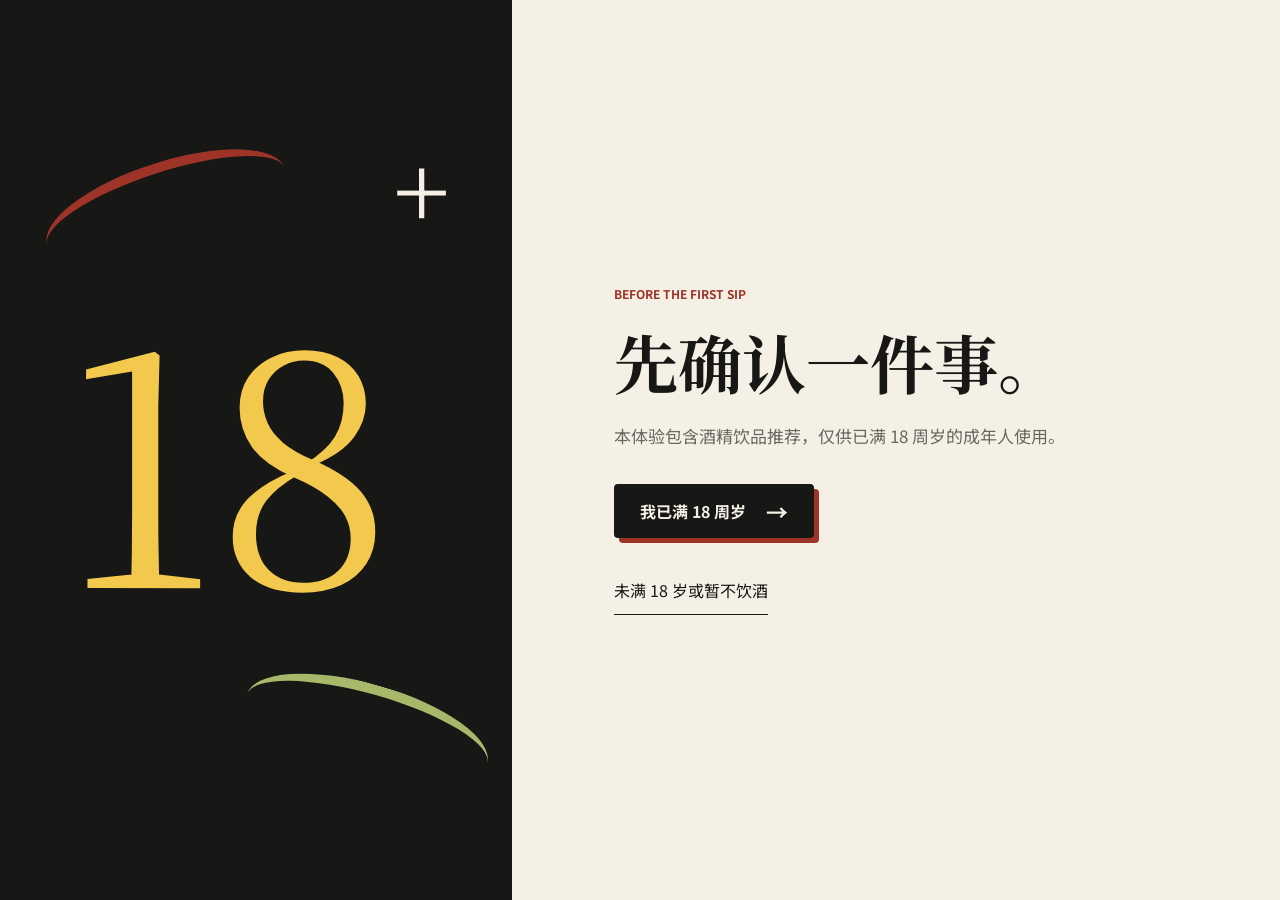
<file: index.html>
<!doctype html>
<html lang="zh-CN">
  <head>
    <meta charset="UTF-8" />
    <meta name="viewport" content="width=device-width, initial-scale=1.0" />
    <meta name="theme-color" content="#f5f0e6" />
    <meta
      name="description"
      content="雾岛酒馆演示酒单：通过六个口味问题，找到适合你的鸡尾酒方向。"
    />
    <title>觅饮 · 今晚喝哪一杯</title>
    <link rel="icon" href="data:image/svg+xml,%3Csvg xmlns='http://www.w3.org/2000/svg' viewBox='0 0 64 64'%3E%3Ccircle cx='32' cy='32' r='27' fill='%23f2c94c' stroke='%23171715' stroke-width='5'/%3E%3Cpath d='M21 22h22l-3 25H24z' fill='%239e3328' stroke='%23171715' stroke-width='4' stroke-linejoin='round'/%3E%3C/svg%3E" />
    <link rel="preconnect" href="https://fonts.googleapis.com" />
    <link rel="preconnect" href="https://fonts.gstatic.com" crossorigin />
    <link
      href="https://fonts.googleapis.com/css2?family=Noto+Sans+SC:wght@400;500;600;700&family=Noto+Serif+SC:wght@600;700;900&display=swap"
      rel="stylesheet"
    />
    <link rel="stylesheet" href="./styles.css" />
  </head>
  <body>
    <div class="paper-noise" aria-hidden="true"></div>

    <div class="age-gate" id="ageGate" role="dialog" aria-modal="true" aria-labelledby="ageGateTitle">
      <div class="age-gate-art" aria-hidden="true">
        <span class="gate-number">18</span><span class="gate-plus">+</span>
      </div>
      <div class="age-gate-copy" id="ageGateMain">
        <p class="eyebrow">BEFORE THE FIRST SIP</p>
        <h2 id="ageGateTitle">先确认一件事。</h2>
        <p>本体验包含酒精饮品推荐，仅供已满 18 周岁的成年人使用。</p>
        <button class="primary-button" id="ageConfirmButton" type="button">
          <span>我已满 18 周岁</span><span class="button-arrow" aria-hidden="true">→</span>
        </button>
        <button class="text-button gate-decline" id="ageDeclineButton" type="button">未满 18 岁或暂不饮酒</button>
      </div>
      <div class="age-gate-copy is-hidden" id="ageGateDenied">
        <p class="eyebrow">NOT TONIGHT</p>
        <h2>今晚先不推荐酒精饮品。</h2>
        <p>未成年人请勿饮酒。你仍可以请酒吧提供无酒精特调或其他饮品。</p>
        <button class="text-button gate-decline" id="ageBackButton" type="button">返回确认</button>
      </div>
    </div>

    <header class="topbar">
      <button class="brand" type="button" data-action="home" aria-label="返回首页">
        <span class="brand-mark" aria-hidden="true">觅</span>
        <span class="brand-name">觅饮<small>雾岛酒馆 · DEMO</small></span>
      </button>

      <div class="topbar-actions">
        <span class="step-count" id="stepCount" aria-live="polite">今晚 · 未开杯</span>
        <button class="risk-button" id="riskButton" type="button">饮酒提示</button>
        <button class="icon-button is-hidden" id="restartButton" type="button" aria-label="重新开始" title="重新开始">
          <span aria-hidden="true">↻</span>
        </button>
      </div>
    </header>

    <main id="app">
      <section class="screen intro-screen is-active" id="introScreen" aria-labelledby="introTitle">
        <div class="intro-copy">
          <p class="eyebrow">MIST ISLAND BAR · DEMO MENU</p>
          <h1 id="introTitle">今晚，<br />喝哪一杯？</h1>
          <p class="intro-lead">说说你熟悉的味道，我们从本店酒单里替你选三杯。</p>
          <button class="primary-button" id="startButton" type="button">
            <span>开始选酒</span>
            <span class="button-arrow" aria-hidden="true">→</span>
          </button>
        </div>

        <div class="hero-art" aria-hidden="true">
          <div class="scribble scribble-one"></div>
          <div class="scribble scribble-two"></div>
          <div class="glass-stage intro-glass-stage">
            <div class="cocktail-glass intro-glass">
              <div class="glass-liquid"></div>
              <span class="ice ice-one"></span>
              <span class="ice ice-two"></span>
              <span class="garnish garnish-citrus"></span>
              <span class="bubble bubble-one"></span>
              <span class="bubble bubble-two"></span>
              <span class="bubble bubble-three"></span>
            </div>
            <span class="glass-shadow"></span>
          </div>
          <p class="hand-note note-one">先别看酒单</p>
          <p class="hand-note note-two">从喜欢的味道开始 ↗</p>
          <div class="doodle-face">
            <span class="eye"></span><span class="eye"></span><span class="mouth"></span>
          </div>
        </div>

        <div class="intro-footer" aria-label="体验摘要">
          <span>约 45 秒</span>
          <span>只推荐本店在售酒</span>
          <span>不收集个人信息</span>
        </div>
      </section>

      <section class="screen quiz-screen" id="quizScreen" aria-labelledby="questionTitle">
        <div class="quiz-main">
          <div class="progress-wrap" aria-hidden="true">
            <span class="progress-label" id="progressLabel">01</span>
            <div class="progress-track"><span class="progress-fill" id="progressFill"></span></div>
            <span class="progress-total">06</span>
          </div>

          <div class="question-wrap" id="questionWrap">
            <p class="question-kicker" id="questionKicker"></p>
            <h2 id="questionTitle"></h2>
            <p class="question-note" id="questionNote"></p>
            <div class="option-grid" id="optionGrid"></div>
            <div class="question-actions">
              <button class="back-button" id="backButton" type="button" aria-label="上一题">
                <span aria-hidden="true">←</span><span>上一题</span>
              </button>
              <button class="primary-button next-button is-hidden" id="nextButton" type="button">
                <span>看看我的酒</span><span class="button-arrow" aria-hidden="true">→</span>
              </button>
            </div>
          </div>
        </div>

        <aside class="live-pour" aria-label="口味预览">
          <p class="live-label">正在调出你的方向</p>
          <div class="taste-cloud" id="tasteCloud">
            <span>待选择</span>
          </div>
          <div class="glass-stage quiz-glass-stage" aria-hidden="true">
            <div class="cocktail-glass live-glass" id="liveGlass">
              <div class="glass-liquid"></div>
              <span class="ice ice-one"></span>
              <span class="ice ice-two"></span>
              <span class="garnish garnish-citrus"></span>
              <span class="bubble bubble-one"></span>
              <span class="bubble bubble-two"></span>
              <span class="bubble bubble-three"></span>
            </div>
            <span class="glass-shadow"></span>
          </div>
          <p class="pour-caption" id="pourCaption">杯子还是空的，先挑一种熟悉的饮料。</p>
          <span class="pour-arrow" aria-hidden="true">↘</span>
        </aside>
      </section>

      <section class="screen result-screen" id="resultScreen" aria-labelledby="resultTitle">
        <div class="result-heading">
          <p class="eyebrow">YOUR MIDNIGHT MENU</p>
          <h2 id="resultTitle">本店为你选了，<br /><span id="resultMood">适合轻松一点。</span></h2>
          <p class="profile-line" id="profileLine"></p>
          <p class="result-disclaimer">推荐基于口味偏好，不代表酒精耐受能力。</p>
          <div class="result-actions">
            <button class="primary-button copy-button" id="copyButton" type="button">
              <span class="copy-icon" aria-hidden="true">⧉</span>
              <span id="copyLabel">复制点单暗号</span>
            </button>
            <button class="text-button" id="resultRestartButton" type="button">重新测一次</button>
          </div>
        </div>

        <div class="recommendations" id="recommendations" aria-label="鸡尾酒推荐"></div>

        <div class="bartender-note">
          <span class="note-mark" aria-hidden="true">!</span>
          <p><strong>给调酒师看的话</strong><br /><span id="bartenderSentence"></span></p>
        </div>

        <div class="risk-panel" aria-label="饮酒与配方提示">
          <p><strong>点单前再确认</strong></p>
          <ul>
            <li>页面中的“酒感”是主观入口感受，不等同于实际酒精度。</li>
            <li>配方会因酒吧和当日材料调整；过敏、忌口请再次告知调酒师。</li>
            <li>驾车、孕期、服药期间及未成年人请勿饮酒。饮酒请适量。</li>
          </ul>
        </div>

        <p class="safety-note">本演示不会收集姓名、手机号或口味答案。雾岛酒馆为演示名称，酒品与配方仅作产品参考。</p>
      </section>
    </main>

    <div class="risk-modal is-hidden" id="riskModal" role="dialog" aria-modal="true" aria-labelledby="riskModalTitle">
      <div class="risk-dialog">
        <button class="icon-button modal-close" id="riskCloseButton" type="button" aria-label="关闭饮酒提示">×</button>
        <p class="eyebrow">DRINK WITH CARE</p>
        <h2 id="riskModalTitle">饮酒提示</h2>
        <ul>
          <li>未满 18 周岁请勿饮酒，也不要代替未成年人购买酒精饮品。</li>
          <li>驾车、骑行前后请勿饮酒；孕期、备孕期或服药期间请遵医嘱。</li>
          <li>本测试只判断口味方向，不评估酒量、醉酒风险或健康状况。</li>
          <li>经典配方可能含蛋清、坚果、乳制品、咖啡因或草本成分，实际配方请向调酒师确认。</li>
          <li>如饮用后感到不适，请停止饮用并及时寻求帮助。</li>
        </ul>
        <button class="primary-button" id="riskAcknowledgeButton" type="button">知道了</button>
      </div>
    </div>

    <div class="toast" id="toast" role="status" aria-live="polite"></div>

    <script src="./app.js"></script>
  </body>
</html>
</file>
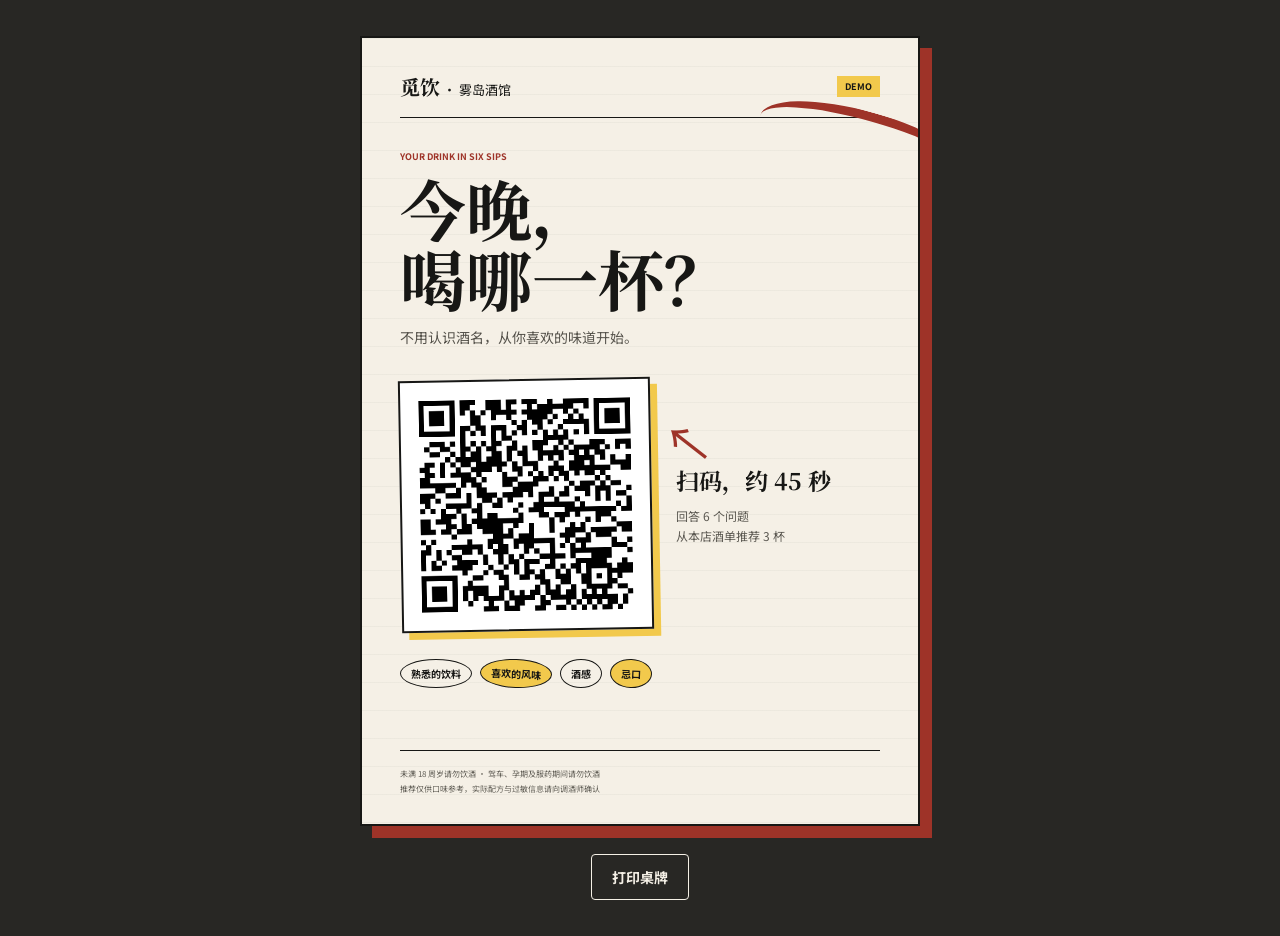
<file: table-card.html>
<!doctype html>
<html lang="zh-CN">
  <head>
    <meta charset="UTF-8" />
    <meta name="viewport" content="width=device-width, initial-scale=1.0" />
    <meta name="theme-color" content="#f5f0e6" />
    <title>觅饮 · 酒吧桌牌演示</title>
    <link rel="preconnect" href="https://fonts.googleapis.com" />
    <link rel="preconnect" href="https://fonts.gstatic.com" crossorigin />
    <link
      href="https://fonts.googleapis.com/css2?family=Noto+Sans+SC:wght@400;600;700&family=Noto+Serif+SC:wght@700;900&display=swap"
      rel="stylesheet"
    />
    <link rel="stylesheet" href="./table-card.css" />
  </head>
  <body>
    <main class="poster" aria-labelledby="posterTitle">
      <div class="poster-topline">
        <span class="poster-brand"><b>觅饮</b> · 雾岛酒馆</span>
        <span class="demo-mark">DEMO</span>
      </div>

      <section class="poster-copy">
        <p class="eyebrow">YOUR DRINK IN SIX SIPS</p>
        <h1 id="posterTitle">今晚，<br />喝哪一杯？</h1>
        <p>不用认识酒名，从你喜欢的味道开始。</p>
      </section>

      <section class="qr-zone" aria-label="扫码开始选酒">
        <div class="qr-frame">
          <img src="./assets/miyin-demo-qr.png" alt="打开觅饮选酒测试的二维码" width="720" height="720" />
        </div>
        <div class="scan-copy">
          <span class="scan-arrow" aria-hidden="true">↖</span>
          <strong>扫码，约 45 秒</strong>
          <p>回答 6 个问题<br />从本店酒单推荐 3 杯</p>
        </div>
      </section>

      <div class="poster-tags" aria-hidden="true">
        <span>熟悉的饮料</span><span>喜欢的风味</span><span>酒感</span><span>忌口</span>
      </div>

      <footer>
        <p>未满 18 周岁请勿饮酒 · 驾车、孕期及服药期间请勿饮酒</p>
        <p>推荐仅供口味参考，实际配方与过敏信息请向调酒师确认</p>
      </footer>
    </main>

    <button class="print-button" type="button" onclick="window.print()">打印桌牌</button>
  </body>
</html>
</file>
<file: styles.css>
:root {
  --paper: #f5f0e6;
  --paper-deep: #ece3d3;
  --ink: #171715;
  --muted: #69675f;
  --red: #9e3328;
  --yellow: #f2c94c;
  --olive: #a7b86a;
  --olive-dark: #596838;
  --line: rgba(23, 23, 21, 0.22);
  --liquid: #d8a83d;
  --liquid-soft: #f0c964;
  --display: "Noto Serif SC", "Songti SC", serif;
  --sans: "Noto Sans SC", "PingFang SC", sans-serif;
}

* {
  box-sizing: border-box;
}

html {
  min-width: 320px;
  background: var(--paper);
}

body {
  min-height: 100vh;
  margin: 0;
  overflow-x: hidden;
  color: var(--ink);
  background:
    linear-gradient(rgba(23, 23, 21, 0.025) 1px, transparent 1px),
    var(--paper);
  background-size: 100% 32px;
  font-family: var(--sans);
  letter-spacing: 0;
}

button {
  color: inherit;
  font: inherit;
}

button:focus-visible {
  outline: 3px solid var(--yellow);
  outline-offset: 4px;
}

.paper-noise {
  position: fixed;
  inset: 0;
  z-index: 20;
  pointer-events: none;
  opacity: 0.18;
  background-image: url("data:image/svg+xml,%3Csvg viewBox='0 0 180 180' xmlns='http://www.w3.org/2000/svg'%3E%3Cfilter id='n'%3E%3CfeTurbulence type='fractalNoise' baseFrequency='.9' numOctaves='3' stitchTiles='stitch'/%3E%3C/filter%3E%3Crect width='100%25' height='100%25' filter='url(%23n)' opacity='.14'/%3E%3C/svg%3E");
  mix-blend-mode: multiply;
}

.topbar {
  position: fixed;
  inset: 0 0 auto;
  z-index: 30;
  display: flex;
  align-items: center;
  justify-content: space-between;
  height: 76px;
  padding: 0 clamp(20px, 4vw, 64px);
  border-bottom: 1px solid var(--line);
  background: rgba(245, 240, 230, 0.9);
  backdrop-filter: blur(14px);
}

.brand {
  display: inline-flex;
  align-items: center;
  gap: 10px;
  padding: 0;
  border: 0;
  background: transparent;
  font-family: var(--display);
  font-size: 21px;
  font-weight: 900;
  cursor: pointer;
}

.brand-mark {
  display: grid;
  width: 38px;
  height: 38px;
  place-items: center;
  border: 2px solid var(--ink);
  border-radius: 50% 46% 52% 45%;
  background: var(--yellow);
  transform: rotate(-4deg);
}

.brand-name {
  display: grid;
  gap: 1px;
  justify-items: start;
  line-height: 1;
}

.brand-name small {
  color: var(--muted);
  font-family: var(--sans);
  font-size: 8px;
  font-weight: 700;
  letter-spacing: 0;
}

.topbar-actions {
  display: flex;
  align-items: center;
  gap: 16px;
}

.step-count {
  color: var(--muted);
  font-size: 13px;
  font-weight: 600;
}

.icon-button {
  display: grid;
  width: 38px;
  height: 38px;
  padding: 0;
  place-items: center;
  border: 1px solid var(--ink);
  border-radius: 50%;
  background: transparent;
  font-size: 22px;
  cursor: pointer;
}

.risk-button {
  padding: 7px 0;
  border: 0;
  border-bottom: 1px solid var(--ink);
  background: transparent;
  color: var(--muted);
  font-size: 12px;
  cursor: pointer;
}

.age-gate {
  position: fixed;
  inset: 0;
  z-index: 100;
  display: grid;
  grid-template-columns: minmax(320px, 0.8fr) minmax(440px, 1.2fr);
  background: var(--paper);
}

.age-gate-art {
  position: relative;
  display: flex;
  align-items: center;
  justify-content: center;
  overflow: hidden;
  background: var(--ink);
  color: var(--yellow);
  font-family: var(--display);
}

.age-gate-art::before,
.age-gate-art::after {
  content: "";
  position: absolute;
  width: 250px;
  height: 80px;
  border-top: 10px solid var(--red);
  border-radius: 50%;
}

.age-gate-art::before {
  top: 18%;
  left: 8%;
  transform: rotate(-18deg);
}

.age-gate-art::after {
  right: 4%;
  bottom: 14%;
  border-color: var(--olive);
  transform: rotate(16deg);
}

.gate-number {
  font-size: clamp(150px, 25vw, 360px);
  line-height: 1;
}

.gate-plus {
  align-self: flex-start;
  margin-top: 24%;
  color: var(--paper);
  font-size: clamp(48px, 7vw, 100px);
  font-weight: 900;
}

.age-gate-copy {
  align-self: center;
  max-width: 720px;
  padding: clamp(44px, 8vw, 128px);
}

.age-gate-copy h2,
.risk-dialog h2 {
  margin: 0;
  font-family: var(--display);
  font-size: clamp(42px, 5vw, 72px);
  line-height: 1.18;
}

.age-gate-copy > p:not(.eyebrow) {
  max-width: 520px;
  margin: 22px 0 32px;
  color: var(--muted);
  font-size: 17px;
  line-height: 1.8;
}

.gate-decline {
  display: block;
  margin-top: 28px;
}

.risk-modal {
  position: fixed;
  inset: 0;
  z-index: 90;
  display: grid;
  place-items: center;
  padding: 20px;
  background: rgba(23, 23, 21, 0.58);
  backdrop-filter: blur(8px);
}

.risk-dialog {
  position: relative;
  width: min(680px, 100%);
  max-height: calc(100vh - 40px);
  overflow-y: auto;
  padding: clamp(28px, 5vw, 58px);
  border: 2px solid var(--ink);
  border-radius: 6px;
  background: var(--paper);
  box-shadow: 8px 8px 0 var(--yellow);
}

.risk-dialog h2 {
  font-size: clamp(38px, 5vw, 58px);
}

.risk-dialog ul,
.risk-panel ul {
  margin: 24px 0 30px;
  padding-left: 20px;
  color: #494842;
  font-size: 14px;
  line-height: 1.9;
}

.modal-close {
  position: absolute;
  top: 18px;
  right: 18px;
}

.screen {
  display: none;
  min-height: 100vh;
  padding-top: 76px;
}

.screen.is-active {
  display: grid;
  animation: screen-in 420ms ease-out both;
}

.intro-screen {
  position: relative;
  grid-template-columns: minmax(0, 0.9fr) minmax(440px, 1.1fr);
  grid-template-rows: 1fr auto;
  padding-inline: clamp(24px, 7vw, 112px);
}

.intro-copy {
  align-self: center;
  max-width: 620px;
  padding: 72px 0 54px;
}

.eyebrow,
.question-kicker,
.live-label {
  margin: 0 0 22px;
  color: var(--red);
  font-size: 12px;
  font-weight: 700;
  letter-spacing: 0;
}

h1,
h2,
p {
  overflow-wrap: anywhere;
}

h1 {
  margin: 0;
  font-family: var(--display);
  font-size: clamp(64px, 7.8vw, 122px);
  line-height: 1.04;
  letter-spacing: 0;
}

.intro-lead {
  max-width: 440px;
  margin: 30px 0 38px;
  color: #45443f;
  font-size: clamp(17px, 1.5vw, 21px);
  line-height: 1.8;
}

.primary-button {
  display: inline-flex;
  min-height: 54px;
  align-items: center;
  justify-content: center;
  gap: 20px;
  padding: 0 24px;
  border: 2px solid var(--ink);
  border-radius: 4px;
  background: var(--ink);
  color: var(--paper);
  box-shadow: 5px 5px 0 var(--red);
  font-weight: 700;
  cursor: pointer;
  transition: transform 160ms ease, box-shadow 160ms ease, background 160ms ease;
}

.primary-button:hover {
  transform: translate(2px, 2px);
  box-shadow: 3px 3px 0 var(--red);
}

.button-arrow {
  font-size: 22px;
  line-height: 1;
}

.hero-art {
  position: relative;
  align-self: stretch;
  min-height: 600px;
}

.glass-stage {
  position: relative;
  display: grid;
  place-items: center;
}

.intro-glass-stage {
  position: absolute;
  inset: 16% 2% 8% 8%;
  transform: rotate(3deg);
}

.cocktail-glass {
  position: relative;
  width: 230px;
  height: 335px;
  overflow: hidden;
  border: 5px solid var(--ink);
  border-top-width: 7px;
  border-radius: 26px 26px 82px 82px / 18px 18px 46px 46px;
  background: rgba(255, 255, 255, 0.28);
  box-shadow: inset 12px 0 rgba(255, 255, 255, 0.24);
}

.cocktail-glass::before {
  content: "";
  position: absolute;
  inset: 12px 16px auto;
  z-index: 4;
  height: 12px;
  border-top: 3px solid rgba(255, 255, 255, 0.75);
  border-radius: 50%;
}

.glass-liquid {
  position: absolute;
  inset: auto -8px -8px;
  height: 72%;
  border-top: 5px solid var(--ink);
  background: var(--liquid);
  transition: height 500ms ease, background 500ms ease;
}

.glass-liquid::after {
  content: "";
  position: absolute;
  top: 8px;
  left: 12%;
  width: 76%;
  height: 18px;
  border-top: 3px solid rgba(255, 255, 255, 0.45);
  border-radius: 50%;
}

.ice {
  position: absolute;
  z-index: 3;
  width: 55px;
  height: 48px;
  border: 3px solid var(--ink);
  border-radius: 9px 13px 8px 12px;
  background: rgba(255, 255, 255, 0.48);
}

.ice-one {
  right: 38px;
  bottom: 138px;
  transform: rotate(13deg);
}

.ice-two {
  left: 34px;
  bottom: 78px;
  transform: rotate(-9deg);
}

.garnish {
  position: absolute;
  z-index: 6;
}

.garnish-citrus {
  top: 30px;
  right: -12px;
  width: 76px;
  height: 76px;
  border: 4px solid var(--ink);
  border-radius: 50%;
  background: var(--yellow);
  box-shadow: inset 0 0 0 8px var(--paper);
}

.bubble {
  position: absolute;
  z-index: 4;
  width: 9px;
  height: 9px;
  border: 2px solid var(--ink);
  border-radius: 50%;
  animation: bubble-up 3.5s ease-in infinite;
}

.bubble-one {
  left: 72px;
  bottom: 70px;
}

.bubble-two {
  left: 136px;
  bottom: 90px;
  width: 6px;
  height: 6px;
  animation-delay: 1s;
}

.bubble-three {
  left: 110px;
  bottom: 142px;
  width: 12px;
  height: 12px;
  animation-delay: 1.8s;
}

.glass-shadow {
  position: absolute;
  width: 260px;
  height: 30px;
  bottom: 3%;
  border: 3px solid var(--ink);
  border-radius: 50%;
  background: var(--red);
  transform: rotate(-3deg);
}

.scribble {
  position: absolute;
  width: 100px;
  height: 34px;
  border-top: 7px solid var(--red);
  border-radius: 50%;
}

.scribble-one {
  top: 18%;
  left: 5%;
  transform: rotate(-16deg);
}

.scribble-two {
  right: 0;
  bottom: 20%;
  border-color: var(--olive-dark);
  transform: rotate(18deg);
}

.hand-note {
  position: absolute;
  margin: 0;
  font-family: var(--display);
  font-size: 16px;
  font-weight: 700;
  transform: rotate(-7deg);
}

.note-one {
  top: 22%;
  left: 0;
}

.note-two {
  right: 0;
  bottom: 14%;
  color: var(--olive-dark);
  transform: rotate(5deg);
}

.doodle-face {
  position: absolute;
  right: 10%;
  top: 16%;
  width: 82px;
  height: 74px;
  border: 4px solid var(--ink);
  border-radius: 48% 52% 45% 55%;
  transform: rotate(7deg);
}

.doodle-face .eye {
  position: absolute;
  top: 25px;
  width: 5px;
  height: 7px;
  border-radius: 50%;
  background: var(--ink);
}

.doodle-face .eye:first-child {
  left: 23px;
}

.doodle-face .eye:nth-child(2) {
  right: 23px;
}

.doodle-face .mouth {
  position: absolute;
  left: 30px;
  bottom: 18px;
  width: 22px;
  height: 10px;
  border-bottom: 3px solid var(--ink);
  border-radius: 50%;
}

.intro-footer {
  grid-column: 1 / -1;
  display: grid;
  grid-template-columns: repeat(3, 1fr);
  border-top: 1px solid var(--ink);
}

.intro-footer span {
  padding: 20px 12px;
  color: var(--muted);
  font-size: 13px;
  font-weight: 600;
  text-align: center;
}

.intro-footer span + span {
  border-left: 1px solid var(--line);
}

.quiz-screen {
  grid-template-columns: minmax(0, 1.35fr) minmax(360px, 0.65fr);
}

.quiz-main {
  display: grid;
  grid-template-columns: 64px minmax(0, 680px);
  gap: clamp(30px, 5vw, 80px);
  align-content: center;
  padding: 66px clamp(28px, 6vw, 96px);
}

.progress-wrap {
  display: flex;
  min-height: 450px;
  flex-direction: column;
  align-items: center;
  gap: 12px;
}

.progress-label,
.progress-total {
  font-family: var(--display);
  font-size: 13px;
  font-weight: 700;
}

.progress-track {
  position: relative;
  width: 3px;
  flex: 1;
  overflow: hidden;
  background: rgba(23, 23, 21, 0.16);
}

.progress-fill {
  position: absolute;
  inset: 0 0 auto;
  height: 20%;
  background: var(--red);
  transition: height 350ms ease;
}

.question-wrap {
  align-self: center;
}

.question-kicker {
  margin-bottom: 14px;
}

.question-wrap h2 {
  max-width: 660px;
  margin: 0;
  font-family: var(--display);
  font-size: clamp(38px, 4.2vw, 66px);
  line-height: 1.18;
}

.question-note {
  min-height: 27px;
  margin: 14px 0 26px;
  color: var(--muted);
  font-size: 15px;
  line-height: 1.8;
}

.option-grid {
  display: grid;
  grid-template-columns: repeat(2, minmax(0, 1fr));
  gap: 12px;
}

.option-button {
  position: relative;
  display: grid;
  min-height: 94px;
  grid-template-columns: 44px 1fr;
  gap: 12px;
  align-items: center;
  padding: 16px;
  border: 1.5px solid var(--ink);
  border-radius: 5px;
  background: transparent;
  text-align: left;
  cursor: pointer;
  transition: transform 160ms ease, background 160ms ease, box-shadow 160ms ease;
}

.option-button:hover {
  transform: translateY(-2px);
  box-shadow: 4px 4px 0 rgba(23, 23, 21, 0.16);
}

.option-button.is-selected {
  background: var(--yellow);
  box-shadow: 4px 4px 0 var(--ink);
}

.option-icon {
  display: grid;
  width: 42px;
  height: 42px;
  place-items: center;
  border: 1.5px solid var(--ink);
  border-radius: 50% 45% 52% 47%;
  background: rgba(255, 255, 255, 0.3);
  font-family: var(--display);
  font-size: 18px;
  font-weight: 900;
}

.option-text strong,
.option-text small {
  display: block;
}

.option-text strong {
  font-size: 16px;
}

.option-text small {
  margin-top: 5px;
  color: var(--muted);
  font-size: 12px;
  line-height: 1.5;
}

.option-check {
  position: absolute;
  top: 8px;
  right: 10px;
  opacity: 0;
  font-weight: 900;
}

.option-button.is-selected .option-check {
  opacity: 1;
}

.question-actions {
  display: flex;
  align-items: center;
  justify-content: space-between;
  min-height: 64px;
  margin-top: 24px;
}

.back-button,
.text-button {
  border: 0;
  background: transparent;
  color: var(--muted);
  cursor: pointer;
}

.back-button {
  display: inline-flex;
  align-items: center;
  gap: 8px;
  padding: 10px 0;
}

.back-button:disabled {
  opacity: 0;
  pointer-events: none;
}

.next-button {
  min-height: 50px;
}

.live-pour {
  position: relative;
  display: flex;
  min-height: calc(100vh - 76px);
  flex-direction: column;
  align-items: center;
  justify-content: center;
  overflow: hidden;
  padding: 50px 34px;
  border-left: 1px solid var(--ink);
  background: var(--paper-deep);
}

.live-label {
  margin-bottom: 20px;
}

.taste-cloud {
  display: flex;
  min-height: 34px;
  flex-wrap: wrap;
  justify-content: center;
  gap: 7px;
}

.taste-cloud span {
  padding: 5px 10px;
  border: 1px solid var(--ink);
  border-radius: 50%;
  background: var(--paper);
  font-size: 11px;
  font-weight: 700;
  transform: rotate(-2deg);
}

.taste-cloud span:nth-child(even) {
  transform: rotate(3deg);
}

.quiz-glass-stage {
  width: 100%;
  height: 360px;
  transform: scale(0.78);
}

.live-glass {
  width: 220px;
  height: 300px;
  transition: height 400ms ease, border-radius 400ms ease, transform 400ms ease;
}

.live-glass.is-short {
  height: 210px;
  border-radius: 52px 52px 76px 76px / 22px 22px 38px 38px;
  transform: translateY(48px) scaleX(1.12);
}

.live-glass.is-clear {
  --liquid: #e9d9a9;
}

.live-glass.is-citrus {
  --liquid: #e0b83f;
}

.live-glass.is-fruit {
  --liquid: #bc5e51;
}

.live-glass.is-coffee {
  --liquid: #6b3e2d;
}

.live-glass.is-creamy {
  --liquid: #d9d4ae;
}

.pour-caption {
  max-width: 270px;
  margin: 4px auto 0;
  color: var(--muted);
  font-size: 13px;
  line-height: 1.7;
  text-align: center;
}

.pour-arrow {
  position: absolute;
  right: 13%;
  bottom: 9%;
  color: var(--red);
  font-family: var(--display);
  font-size: 50px;
  transform: rotate(14deg);
}

.result-screen {
  grid-template-columns: minmax(300px, 0.76fr) minmax(560px, 1.24fr);
  align-items: start;
  gap: clamp(40px, 6vw, 100px);
  padding: 132px clamp(24px, 6vw, 96px) 64px;
}

.result-heading {
  position: sticky;
  top: 132px;
  align-self: start;
}

.result-heading h2 {
  margin: 0;
  font-family: var(--display);
  font-size: clamp(44px, 5vw, 78px);
  line-height: 1.15;
}

.result-heading h2 span {
  color: var(--red);
}

.profile-line {
  max-width: 520px;
  margin: 24px 0 30px;
  color: #44433f;
  font-size: 17px;
  line-height: 1.85;
}

.result-disclaimer {
  max-width: 520px;
  margin: -18px 0 30px;
  color: var(--red);
  font-size: 12px;
  font-weight: 700;
}

.result-actions {
  display: flex;
  flex-wrap: wrap;
  align-items: center;
  gap: 24px;
}

.copy-icon {
  font-size: 20px;
}

.text-button {
  padding: 12px 0;
  border-bottom: 1px solid var(--ink);
  color: var(--ink);
}

.recommendations {
  display: grid;
  gap: 16px;
}

.drink-card {
  display: grid;
  min-height: 218px;
  grid-template-columns: 116px minmax(0, 1fr) auto;
  align-items: center;
  gap: 20px;
  padding: 22px;
  border: 1.5px solid var(--ink);
  border-radius: 6px;
  background: rgba(255, 255, 255, 0.2);
  transition: transform 180ms ease, box-shadow 180ms ease;
}

.drink-card:first-child {
  background: var(--yellow);
  box-shadow: 6px 6px 0 var(--ink);
  transform: rotate(-0.3deg);
}

.drink-card:hover {
  transform: translateX(-3px) rotate(-0.2deg);
}

.mini-drink {
  position: relative;
  display: grid;
  width: 106px;
  height: 118px;
  place-items: end center;
}

.mini-glass {
  position: relative;
  width: 68px;
  height: 92px;
  overflow: hidden;
  border: 3px solid var(--ink);
  border-radius: 8px 8px 24px 24px;
  background: rgba(255, 255, 255, 0.35);
  transform: rotate(2deg);
}

.mini-glass.short {
  width: 76px;
  height: 64px;
  border-radius: 14px 14px 28px 28px;
}

.mini-glass.coupe {
  width: 86px;
  height: 52px;
  overflow: visible;
  border-radius: 4px 4px 45px 45px;
  transform: translateY(-32px);
}

.mini-glass.coupe::before {
  content: "";
  position: absolute;
  left: 40px;
  top: 49px;
  width: 3px;
  height: 38px;
  background: var(--ink);
}

.mini-glass.coupe::after {
  content: "";
  position: absolute;
  left: 24px;
  top: 84px;
  width: 36px;
  height: 3px;
  border-radius: 50%;
  background: var(--ink);
}

.mini-liquid {
  position: absolute;
  inset: auto -4px -4px;
  height: 68%;
  border-top: 3px solid var(--ink);
  background: var(--drink-color, #d8a83d);
}

.mini-garnish {
  position: absolute;
  top: 4px;
  right: 7px;
  width: 26px;
  height: 26px;
  border: 2px solid var(--ink);
  border-radius: 50%;
  background: var(--garnish-color, var(--olive));
}

.drink-rank {
  position: absolute;
  top: 0;
  left: 0;
  color: var(--red);
  font-family: var(--display);
  font-size: 30px;
  font-weight: 900;
  transform: rotate(-8deg);
}

.drink-copy h3 {
  margin: 0 0 5px;
  font-family: var(--display);
  font-size: 25px;
}

.drink-copy .english-name {
  margin: 0 0 12px;
  color: var(--red);
  font-size: 10px;
  font-weight: 700;
  letter-spacing: 0;
}

.drink-copy .reason {
  margin: 0;
  color: #4d4b45;
  font-size: 13px;
  line-height: 1.65;
}

.ingredients {
  margin: 12px 0 0;
  color: var(--muted);
  font-size: 11px;
  line-height: 1.65;
}

.ingredients strong {
  margin-right: 8px;
  color: var(--ink);
}

.card-cautions {
  display: flex;
  flex-wrap: wrap;
  gap: 6px;
  margin-top: 10px;
}

.card-cautions span {
  padding: 4px 7px;
  border-left: 3px solid var(--red);
  background: rgba(158, 51, 40, 0.08);
  color: var(--red);
  font-size: 10px;
  font-weight: 700;
}

.drink-meta {
  display: grid;
  justify-items: end;
  gap: 8px;
}

.match-score {
  display: grid;
  width: 58px;
  height: 58px;
  place-items: center;
  border: 2px solid var(--ink);
  border-radius: 50% 45% 52% 48%;
  font-family: var(--display);
  font-size: 18px;
  font-weight: 900;
  line-height: 1.05;
  text-align: center;
}

.match-score small {
  display: block;
  margin-bottom: 3px;
  font-family: var(--sans);
  font-size: 8px;
  font-weight: 700;
}

.drink-tags {
  display: flex;
  flex-wrap: wrap;
  justify-content: flex-end;
  gap: 5px;
  max-width: 130px;
}

.drink-tags span {
  color: var(--muted);
  font-size: 10px;
}

.bartender-note {
  grid-column: 1 / -1;
  display: flex;
  max-width: 920px;
  align-items: flex-start;
  gap: 16px;
  margin-top: 10px;
  padding-top: 28px;
  border-top: 1px solid var(--ink);
}

.risk-panel {
  grid-column: 1 / -1;
  display: grid;
  grid-template-columns: 180px minmax(0, 1fr);
  max-width: 920px;
  align-items: start;
  gap: 24px;
  padding: 26px 0 2px;
  border-top: 1px solid var(--ink);
}

.risk-panel > p {
  margin: 0;
  color: var(--red);
  font-family: var(--display);
  font-size: 20px;
}

.risk-panel ul {
  margin: 0;
}

.bartender-note p {
  margin: 0;
  font-size: 15px;
  line-height: 1.8;
}

.note-mark {
  display: grid;
  width: 34px;
  height: 34px;
  flex: 0 0 auto;
  place-items: center;
  border-radius: 50%;
  background: var(--red);
  color: var(--paper);
  font-family: var(--display);
  font-weight: 900;
}

.safety-note {
  grid-column: 1 / -1;
  margin: 0;
  color: var(--muted);
  font-size: 11px;
  line-height: 1.7;
}

.toast {
  position: fixed;
  z-index: 50;
  left: 50%;
  bottom: 28px;
  padding: 12px 18px;
  border: 1.5px solid var(--ink);
  border-radius: 4px;
  background: var(--ink);
  color: var(--paper);
  font-size: 13px;
  opacity: 0;
  pointer-events: none;
  transform: translate(-50%, 20px);
  transition: opacity 180ms ease, transform 180ms ease;
}

.toast.is-visible {
  opacity: 1;
  transform: translate(-50%, 0);
}

.is-hidden {
  display: none !important;
}

@keyframes screen-in {
  from { opacity: 0; transform: translateY(8px); }
  to { opacity: 1; transform: translateY(0); }
}

@keyframes bubble-up {
  0% { transform: translateY(18px); opacity: 0; }
  25% { opacity: 0.75; }
  100% { transform: translateY(-95px); opacity: 0; }
}

@media (max-width: 980px) {
  .intro-screen {
    grid-template-columns: minmax(0, 1fr) minmax(340px, 0.8fr);
    padding-inline: 40px;
  }

  .intro-glass-stage {
    transform: rotate(3deg) scale(0.82);
  }

  .quiz-screen {
    grid-template-columns: 1fr 310px;
  }

  .quiz-main {
    grid-template-columns: 42px minmax(0, 1fr);
    gap: 28px;
    padding-inline: 34px;
  }

  .result-screen {
    grid-template-columns: 1fr;
    padding-top: 116px;
  }

  .result-heading {
    position: static;
  }
}

@media (max-width: 720px) {
  .topbar {
    height: 64px;
    padding: 0 18px;
  }

  .screen {
    min-height: 100svh;
    padding-top: 64px;
  }

  .brand {
    font-size: 18px;
  }

  .brand-name small,
  .step-count {
    display: none;
  }

  .brand-mark {
    width: 34px;
    height: 34px;
  }

  .step-count {
    font-size: 11px;
  }

  .intro-screen {
    grid-template-columns: 1fr;
    grid-template-rows: auto minmax(320px, 1fr) auto;
    padding-inline: 22px;
  }

  .intro-copy {
    z-index: 2;
    padding: 50px 0 0;
  }

  h1 {
    font-size: 58px;
  }

  .intro-lead {
    margin: 18px 0 24px;
    font-size: 16px;
  }

  .hero-art {
    min-height: 360px;
  }

  .intro-glass-stage {
    inset: 0 0 2% 18%;
    transform: rotate(3deg) scale(0.62);
  }

  .note-one {
    top: 18%;
  }

  .note-two {
    bottom: 8%;
  }

  .doodle-face {
    right: 4%;
    top: 10%;
  }

  .intro-footer span {
    padding: 14px 6px;
    font-size: 10px;
  }

  .quiz-screen {
    grid-template-columns: 1fr;
    grid-template-rows: auto auto;
  }

  .quiz-main {
    grid-template-columns: 1fr;
    align-content: start;
    padding: 34px 20px 20px;
  }

  .progress-wrap {
    min-height: 0;
    flex-direction: row;
  }

  .progress-track {
    width: auto;
    height: 3px;
    flex: 1;
  }

  .progress-fill {
    inset: 0 auto 0 0;
    width: 20%;
    height: 100% !important;
    transition: width 350ms ease;
  }

  .question-wrap h2 {
    font-size: 38px;
  }

  .question-note {
    min-height: 0;
    margin-bottom: 20px;
  }

  .option-grid {
    grid-template-columns: 1fr;
  }

  .option-button {
    min-height: 76px;
  }

  .live-pour {
    display: grid;
    min-height: 260px;
    grid-template-columns: 1fr 160px;
    grid-template-rows: auto auto auto;
    padding: 24px 20px;
    border-top: 1px solid var(--ink);
    border-left: 0;
  }

  .live-label,
  .taste-cloud,
  .pour-caption {
    grid-column: 1;
  }

  .live-label {
    margin: 0 0 12px;
  }

  .taste-cloud {
    justify-content: flex-start;
  }

  .quiz-glass-stage {
    grid-column: 2;
    grid-row: 1 / 4;
    width: 160px;
    height: 190px;
    transform: scale(0.44);
  }

  .pour-caption {
    max-width: none;
    text-align: left;
  }

  .pour-arrow {
    display: none;
  }

  .result-screen {
    gap: 40px;
    padding: 104px 18px 42px;
  }

  .age-gate {
    grid-template-columns: 1fr;
    grid-template-rows: minmax(180px, 0.42fr) minmax(0, 0.58fr);
  }

  .age-gate-art::before,
  .age-gate-art::after {
    width: 150px;
  }

  .gate-number {
    font-size: 130px;
  }

  .gate-plus {
    margin-top: 14%;
    font-size: 46px;
  }

  .age-gate-copy {
    padding: 34px 22px;
  }

  .age-gate-copy h2 {
    font-size: 40px;
  }

  .age-gate-copy > p:not(.eyebrow) {
    margin: 16px 0 24px;
    font-size: 15px;
  }

  .gate-decline {
    margin-top: 20px;
  }

  .result-heading h2 {
    font-size: 46px;
  }

  .drink-card {
    grid-template-columns: 86px minmax(0, 1fr);
    gap: 14px;
    padding: 16px;
  }

  .risk-panel {
    grid-template-columns: 1fr;
    gap: 10px;
  }

  .mini-drink {
    width: 80px;
    transform: scale(0.8);
  }

  .drink-meta {
    grid-column: 2;
    grid-row: 2;
    justify-items: start;
  }

  .match-score {
    display: none;
  }

  .drink-tags {
    justify-content: flex-start;
    max-width: none;
  }
}

@media (max-width: 390px) {
  h1 {
    font-size: 52px;
  }

  .intro-copy {
    padding-top: 38px;
  }

  .hero-art {
    min-height: 330px;
  }

  .question-wrap h2 {
    font-size: 34px;
  }

  .result-heading h2 {
    font-size: 42px;
  }
}

@media (prefers-reduced-motion: reduce) {
  *,
  *::before,
  *::after {
    scroll-behavior: auto !important;
    animation-duration: 0.01ms !important;
    animation-iteration-count: 1 !important;
    transition-duration: 0.01ms !important;
  }
}
</file>
<file: table-card.css>
:root {
  --paper: #f5f0e6;
  --ink: #171715;
  --red: #9e3328;
  --yellow: #f2c94c;
  --olive: #596838;
  --display: "Noto Serif SC", "Songti SC", serif;
  --sans: "Noto Sans SC", "PingFang SC", sans-serif;
}

* {
  box-sizing: border-box;
}

body {
  min-width: 320px;
  min-height: 100vh;
  margin: 0;
  padding: 36px;
  background: #282724;
  color: var(--ink);
  font-family: var(--sans);
  letter-spacing: 0;
}

.poster {
  position: relative;
  width: min(100%, 560px);
  min-height: 790px;
  margin: 0 auto;
  overflow: hidden;
  padding: 34px 38px 28px;
  border: 2px solid var(--ink);
  background:
    linear-gradient(rgba(23, 23, 21, 0.035) 1px, transparent 1px),
    var(--paper);
  background-size: 100% 28px;
  box-shadow: 12px 12px 0 var(--red);
}

.poster::before {
  content: "";
  position: absolute;
  top: 74px;
  right: -58px;
  width: 220px;
  height: 58px;
  border-top: 9px solid var(--red);
  border-radius: 50%;
  transform: rotate(16deg);
}

.poster-topline {
  display: flex;
  align-items: center;
  justify-content: space-between;
  padding-bottom: 16px;
  border-bottom: 1px solid var(--ink);
  font-size: 13px;
}

.poster-brand b {
  font-family: var(--display);
  font-size: 20px;
}

.demo-mark {
  padding: 4px 8px;
  background: var(--yellow);
  font-size: 9px;
  font-weight: 700;
}

.poster-copy {
  padding-top: 32px;
}

.eyebrow {
  margin: 0 0 10px;
  color: var(--red);
  font-size: 9px;
  font-weight: 700;
}

h1 {
  margin: 0;
  font-family: var(--display);
  font-size: 66px;
  line-height: 1.06;
  letter-spacing: 0;
}

.poster-copy > p:last-child {
  margin: 14px 0 0;
  color: #55524b;
  font-size: 14px;
}

.qr-zone {
  display: grid;
  grid-template-columns: 252px minmax(0, 1fr);
  gap: 24px;
  align-items: center;
  margin-top: 32px;
}

.qr-frame {
  padding: 12px;
  border: 2px solid var(--ink);
  background: #fff;
  box-shadow: 7px 7px 0 var(--yellow);
  transform: rotate(-1deg);
}

.qr-frame img {
  display: block;
  width: 100%;
  height: auto;
}

.scan-copy {
  position: relative;
}

.scan-copy strong {
  display: block;
  font-family: var(--display);
  font-size: 23px;
}

.scan-copy p {
  margin: 9px 0 0;
  color: #5c5952;
  font-size: 12px;
  line-height: 1.7;
}

.scan-arrow {
  position: absolute;
  top: -58px;
  left: -12px;
  color: var(--red);
  font-size: 48px;
  transform: rotate(-7deg);
}

.poster-tags {
  display: flex;
  flex-wrap: wrap;
  gap: 8px;
  margin-top: 28px;
}

.poster-tags span {
  padding: 6px 10px;
  border: 1px solid var(--ink);
  border-radius: 50%;
  font-size: 10px;
  font-weight: 700;
}

.poster-tags span:nth-child(even) {
  background: var(--yellow);
  transform: rotate(2deg);
}

footer {
  position: absolute;
  right: 38px;
  bottom: 26px;
  left: 38px;
  padding-top: 14px;
  border-top: 1px solid var(--ink);
}

footer p {
  margin: 3px 0;
  color: #625f57;
  font-size: 8px;
  line-height: 1.5;
}

.print-button {
  display: block;
  min-height: 46px;
  margin: 28px auto 0;
  padding: 0 20px;
  border: 1px solid var(--paper);
  border-radius: 4px;
  background: transparent;
  color: var(--paper);
  font: 700 14px var(--sans);
  cursor: pointer;
}

@media (max-width: 620px) {
  body {
    padding: 16px;
  }

  .poster {
    min-height: 720px;
    padding: 24px 22px;
  }

  h1 {
    font-size: 54px;
  }

  .qr-zone {
    grid-template-columns: minmax(180px, 230px) minmax(100px, 1fr);
    gap: 16px;
  }

  footer {
    right: 22px;
    left: 22px;
  }
}

@media (max-width: 390px) {
  .poster {
    min-height: 690px;
  }

  h1 {
    font-size: 48px;
  }

  .qr-zone {
    grid-template-columns: 190px 1fr;
  }

  .scan-copy strong {
    font-size: 18px;
  }
}

@page {
  size: A5 portrait;
  margin: 0;
}

@media print {
  body {
    min-height: auto;
    padding: 0;
    background: #fff;
  }

  .poster {
    width: 148mm;
    min-height: 210mm;
    box-shadow: none;
  }

  .print-button {
    display: none;
  }
}
</file>
